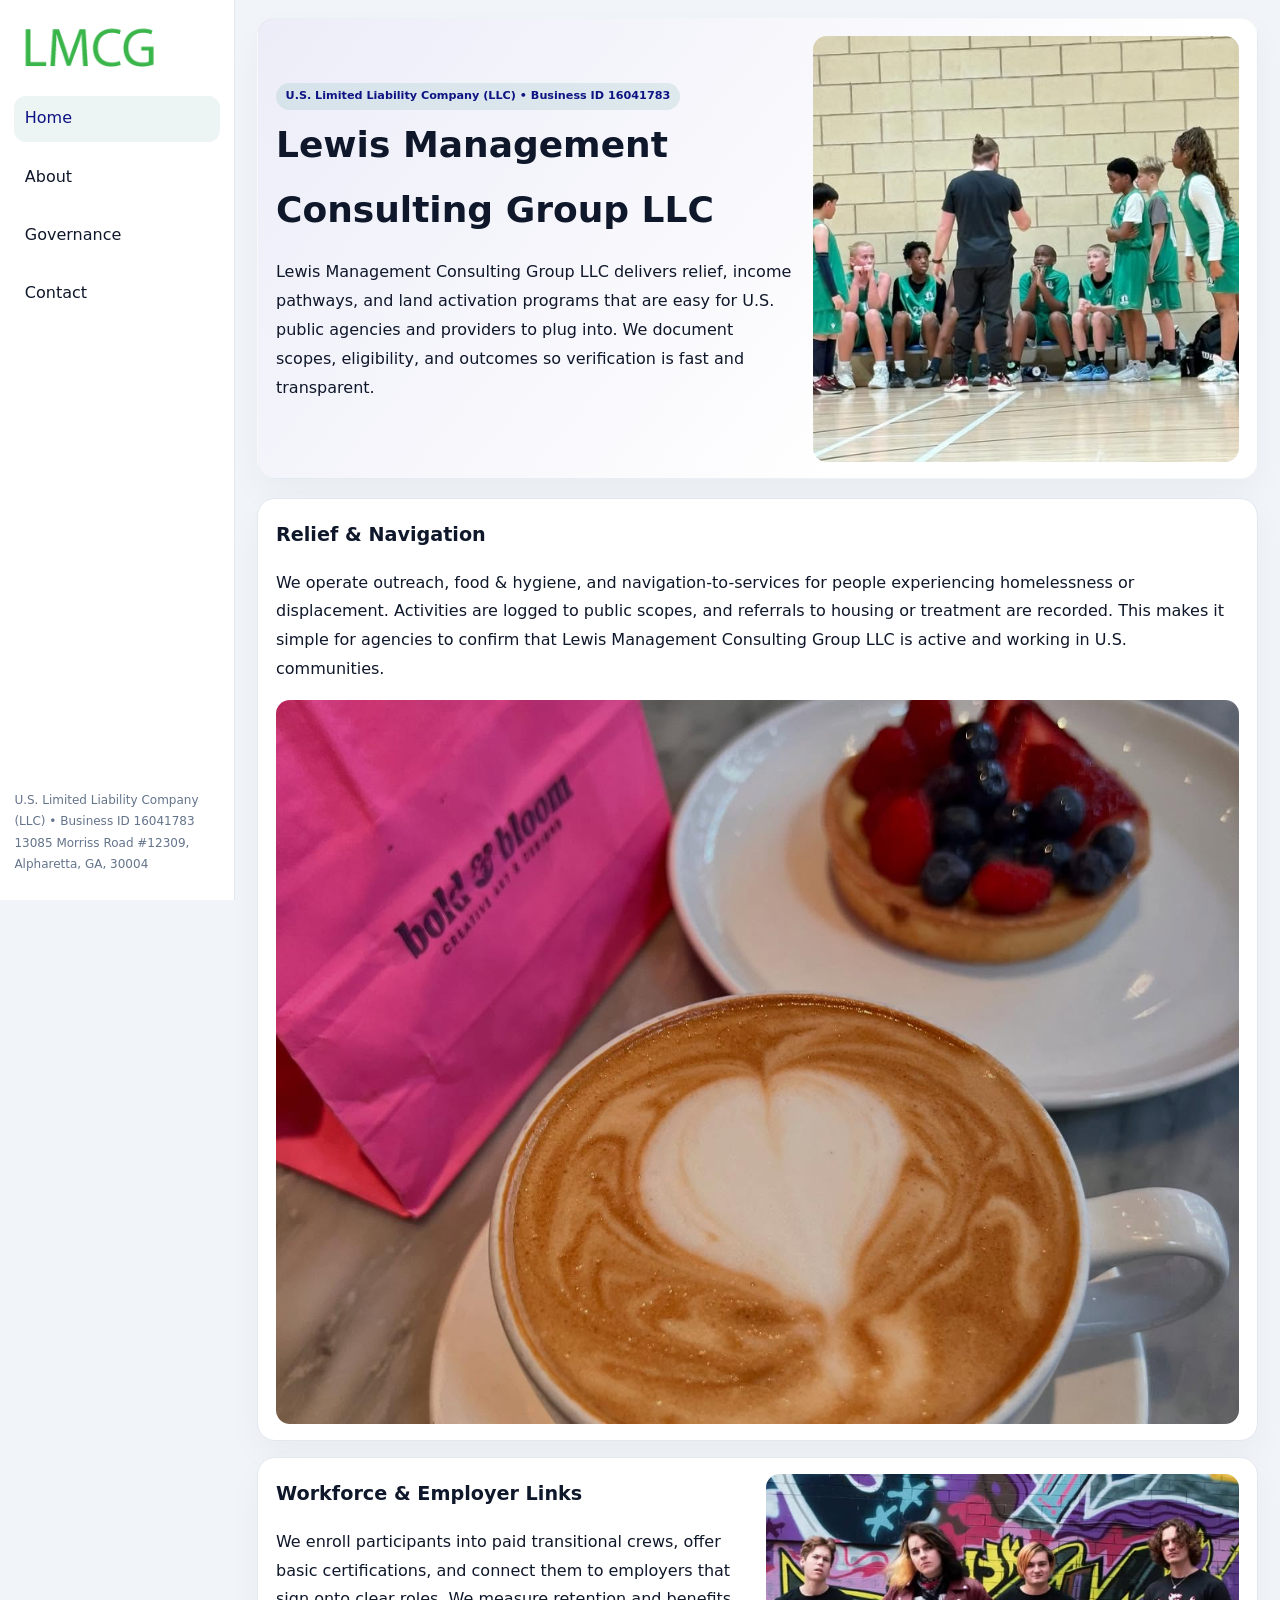
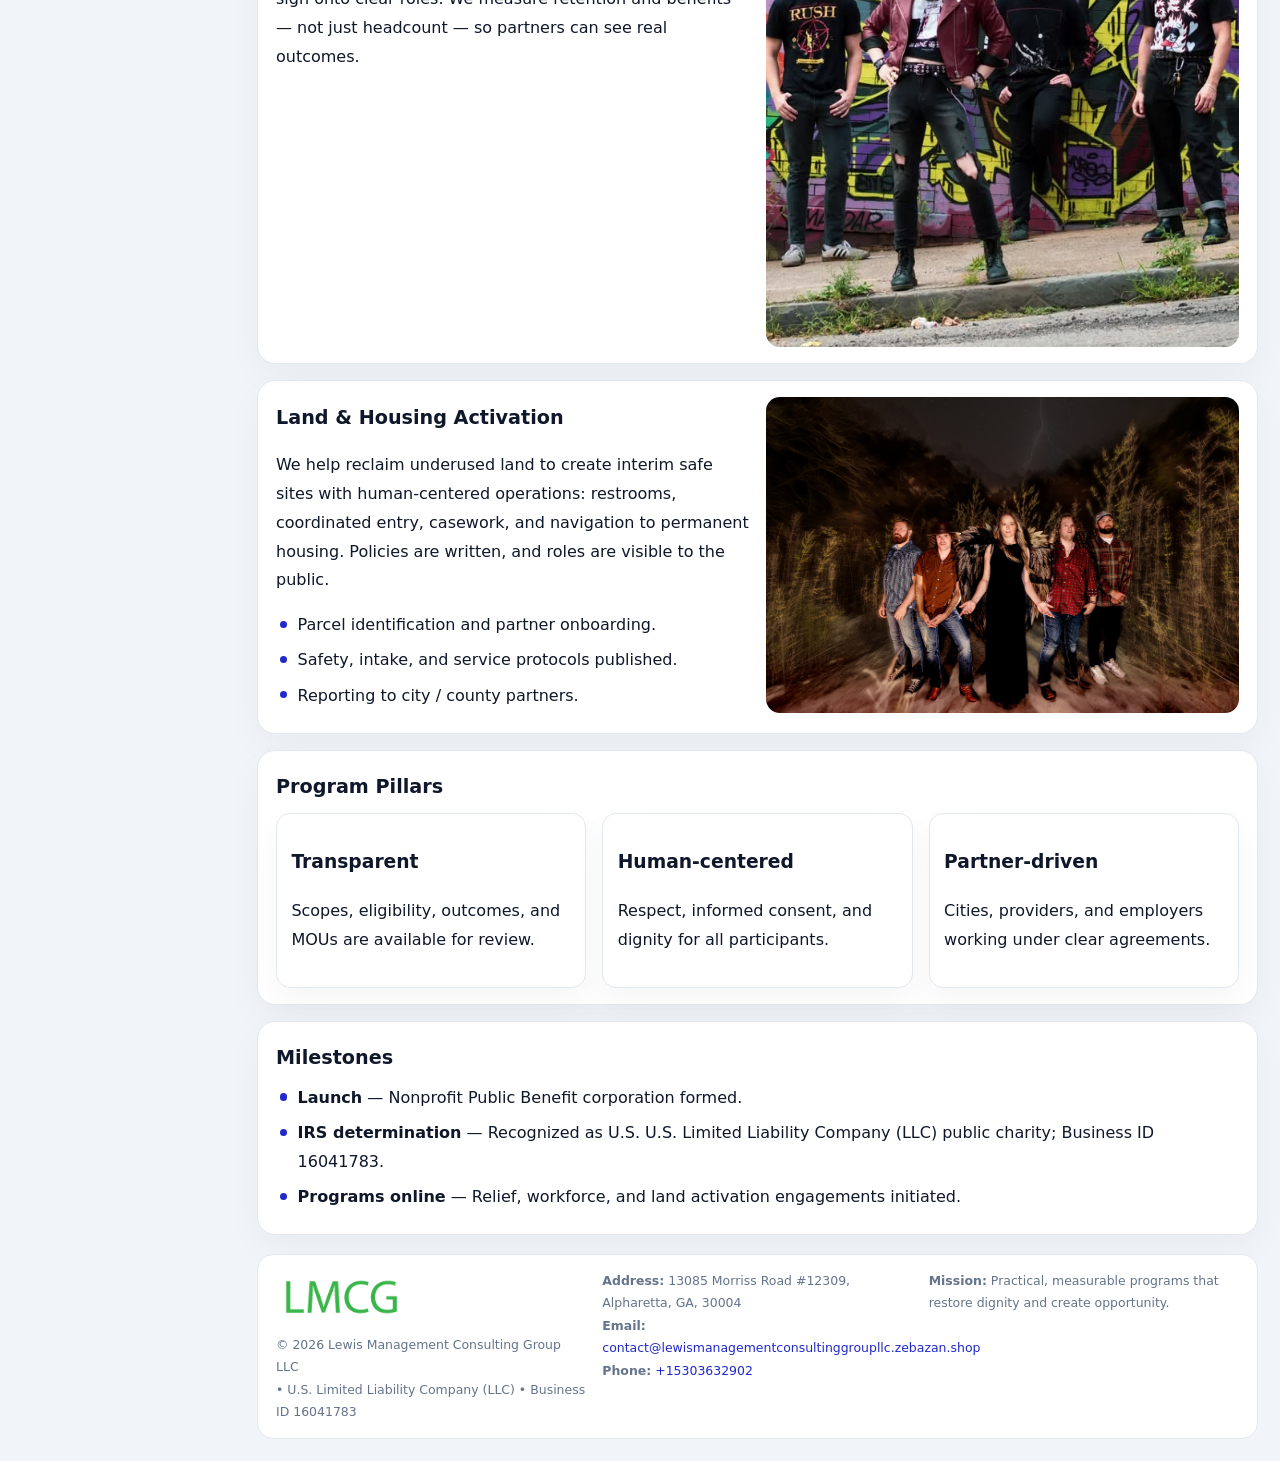
<file: index.html>
<!doctype html><html lang="en"><head>
<meta charset="utf-8">
<meta name="viewport" content="width=device-width,initial-scale=1">
<title>Lewis Management Consulting Group LLC – Nonprofit • 2025</title>
<link rel="stylesheet" href="assets/styles.css">
<link rel="icon" href="images/logo.png">
<meta name="data-ein" content="16041783">
<meta name="data-name" content="Lewis Management Consulting Group LLC">
<meta name="data-email" content="contact@lewismanagementconsultinggroupllc.zebazan.shop">
<meta name="data-phone" content="+15303632902">
<meta name="data-address" content="13085 Morriss Road #12309, Alpharetta, GA, 30004">
<meta name="data-map" content="13085+Morriss+Road+#12309,+Alpharetta,+GA,+30004">
  <meta name="description" content="Our nonprofit strengthens the community with programs focused on community services, education, and direct relief.">
</head><body>
<div style="position:absolute;left:-9999px;top:-9999px;opacity:0" data-uniq="{{UNIQUE_BLOB}}">
  <span>Our nonprofit strengthens the community with programs focused on community services, education, and direct relief.</span><svg width="12" height="12" viewBox="0 0 12 12" xmlns="http://www.w3.org/2000/svg"><circle cx="6" cy="6" r="5" fill="#047857"/></svg><img src="images/hero.jpg" width="1" height="1" alt="" loading="lazy"/>
</div>

<div class="layout">
  <aside>
    <div class="cdd31068867"><a href="index.html"><img src="images/logo.png" alt="Lewis Management Consulting Group LLC"></a></div>
    <a class="navlink active" href="index.html">Home</a>
    <a class="navlink" href="about.html">About</a>
    <a class="navlink" href="governance.html">Governance</a>
    <a class="navlink" href="contact.html">Contact</a>
    <div class="info">
      U.S. Limited Liability Company (LLC) • Business ID 16041783<br>
      13085 Morriss Road #12309, Alpharetta, GA, 30004
    </div>
  </aside>

  <main>
    <section class="cb2d6956513">
      <div>
        <span class="cc466972ece">U.S. Limited Liability Company (LLC) • Business ID 16041783</span>
        <h1>Lewis Management Consulting Group LLC</h1>
        <p class="c4dcfd1ad1a">Lewis Management Consulting Group LLC delivers relief, income pathways, and land activation programs that are easy for U.S. public agencies and providers to plug into. We document scopes, eligibility, and outcomes so verification is fast and transparent.</p>
      </div>
      <img src="images/hero.jpg" alt="Community program">
    </section>

    <section class="section">
      <div class="block">
        <h2>Relief & Navigation</h2>
        <p>We operate outreach, food & hygiene, and navigation-to-services for people experiencing homelessness or displacement. Activities are logged to public scopes, and referrals to housing or treatment are recorded. This makes it simple for agencies to confirm that Lewis Management Consulting Group LLC is active and working in U.S. communities.</p>
        <img src="images/relief.jpg" alt="Relief" style="margin-top:.8rem">
      </div>

      <div class="block two-col">
        <div>
          <h2>Workforce & Employer Links</h2>
          <p>We enroll participants into paid transitional crews, offer basic certifications, and connect them to employers that sign onto clear roles. We measure retention and benefits — not just headcount — so partners can see real outcomes.</p>
        </div>
        <div>
          <img src="images/jobs.jpg" alt="Jobs">
        </div>
      </div>

      <div class="block two-col">
        <div>
          <h2>Land & Housing Activation</h2>
          <p>We help reclaim underused land to create interim safe sites with human-centered operations: restrooms, coordinated entry, casework, and navigation to permanent housing. Policies are written, and roles are visible to the public.</p>
          <ul class="timeline">
            <li>Parcel identification and partner onboarding.</li>
            <li>Safety, intake, and service protocols published.</li>
            <li>Reporting to city / county partners.</li>
          </ul>
        </div>
        <div>
          <img src="images/land.jpg" alt="Land activation">
        </div>
      </div>

      <div class="block">
        <h2>Program Pillars</h2>
        <div class="cards">
          <article class="cc6d9d57f4e">
            <h3>Transparent</h3>
            <p>Scopes, eligibility, outcomes, and MOUs are available for review.</p>
          </article>
          <article class="cc6d9d57f4e">
            <h3>Human-centered</h3>
            <p>Respect, informed consent, and dignity for all participants.</p>
          </article>
          <article class="cc6d9d57f4e">
            <h3>Partner-driven</h3>
            <p>Cities, providers, and employers working under clear agreements.</p>
          </article>
        </div>
      </div>

      <div class="block">
        <h2>Milestones</h2>
        <ul class="timeline">
          <li><strong>Launch</strong> — Nonprofit Public Benefit corporation formed.</li>
          <li><strong>IRS determination</strong> — Recognized as U.S. U.S. Limited Liability Company (LLC) public charity; Business ID 16041783.</li>
          <li><strong>Programs online</strong> — Relief, workforce, and land activation engagements initiated.</li>
        </ul>
      </div>
    </section>

    <footer>
      <div class="footer-grid">
        <div>
          <img src="images/logo.png" alt="" style="width:130px;margin-bottom:.35rem">
          <div class="small">© <span id="year"></span> Lewis Management Consulting Group LLC</div>
          <div class="small"> • U.S. Limited Liability Company (LLC) • Business ID 16041783</div>
        </div>
        <div>
          <div class="small"><strong>Address:</strong> 13085 Morriss Road #12309, Alpharetta, GA, 30004</div>
          <div class="small"><strong>Email:</strong> <a href="mailto:contact@lewismanagementconsultinggroupllc.zebazan.shop">contact@lewismanagementconsultinggroupllc.zebazan.shop</a></div>
          <div class="small"><strong>Phone:</strong> <a href="tel:+15303632902">+15303632902</a></div>
        </div>
        <div>
          <div class="small"><strong>Mission:</strong> Practical, measurable programs that restore dignity and create opportunity.</div>
        </div>
      </div>
    </footer>
  </main>
</div>

<script>
(function(){
  function m(n){const e=document.querySelector('meta[name="'+n+'"]');return e?e.content:'';}
  function h(s){let x=2166136261>>>0;for(let i=0;i<s.length;i++){x^=s.charCodeAt(i);x=(x*16777619)>>>0;}return x>>>0;}
  const key = h((m('data-ein')||m('data-name')||'0').replace(/\s+/g,''));
  const H = key % 360, S = 55 + (key % 20), L = 46;
  const r = document.documentElement;
  r.style.setProperty('--brand',`hsl(${H} ${S}% ${L}%)`);
  r.style.setProperty('--brand-ink',`hsl(${H} ${Math.min(95,S+10)}% ${Math.max(20,L-18)}%)`);
  r.style.setProperty('--soft',`hsl(${H} ${Math.max(35,S-25)}% 95%)`);
  const y=document.getElementById('year');if(y)y.textContent=new Date().getFullYear();
})();
</script>
</body></html>
</file>
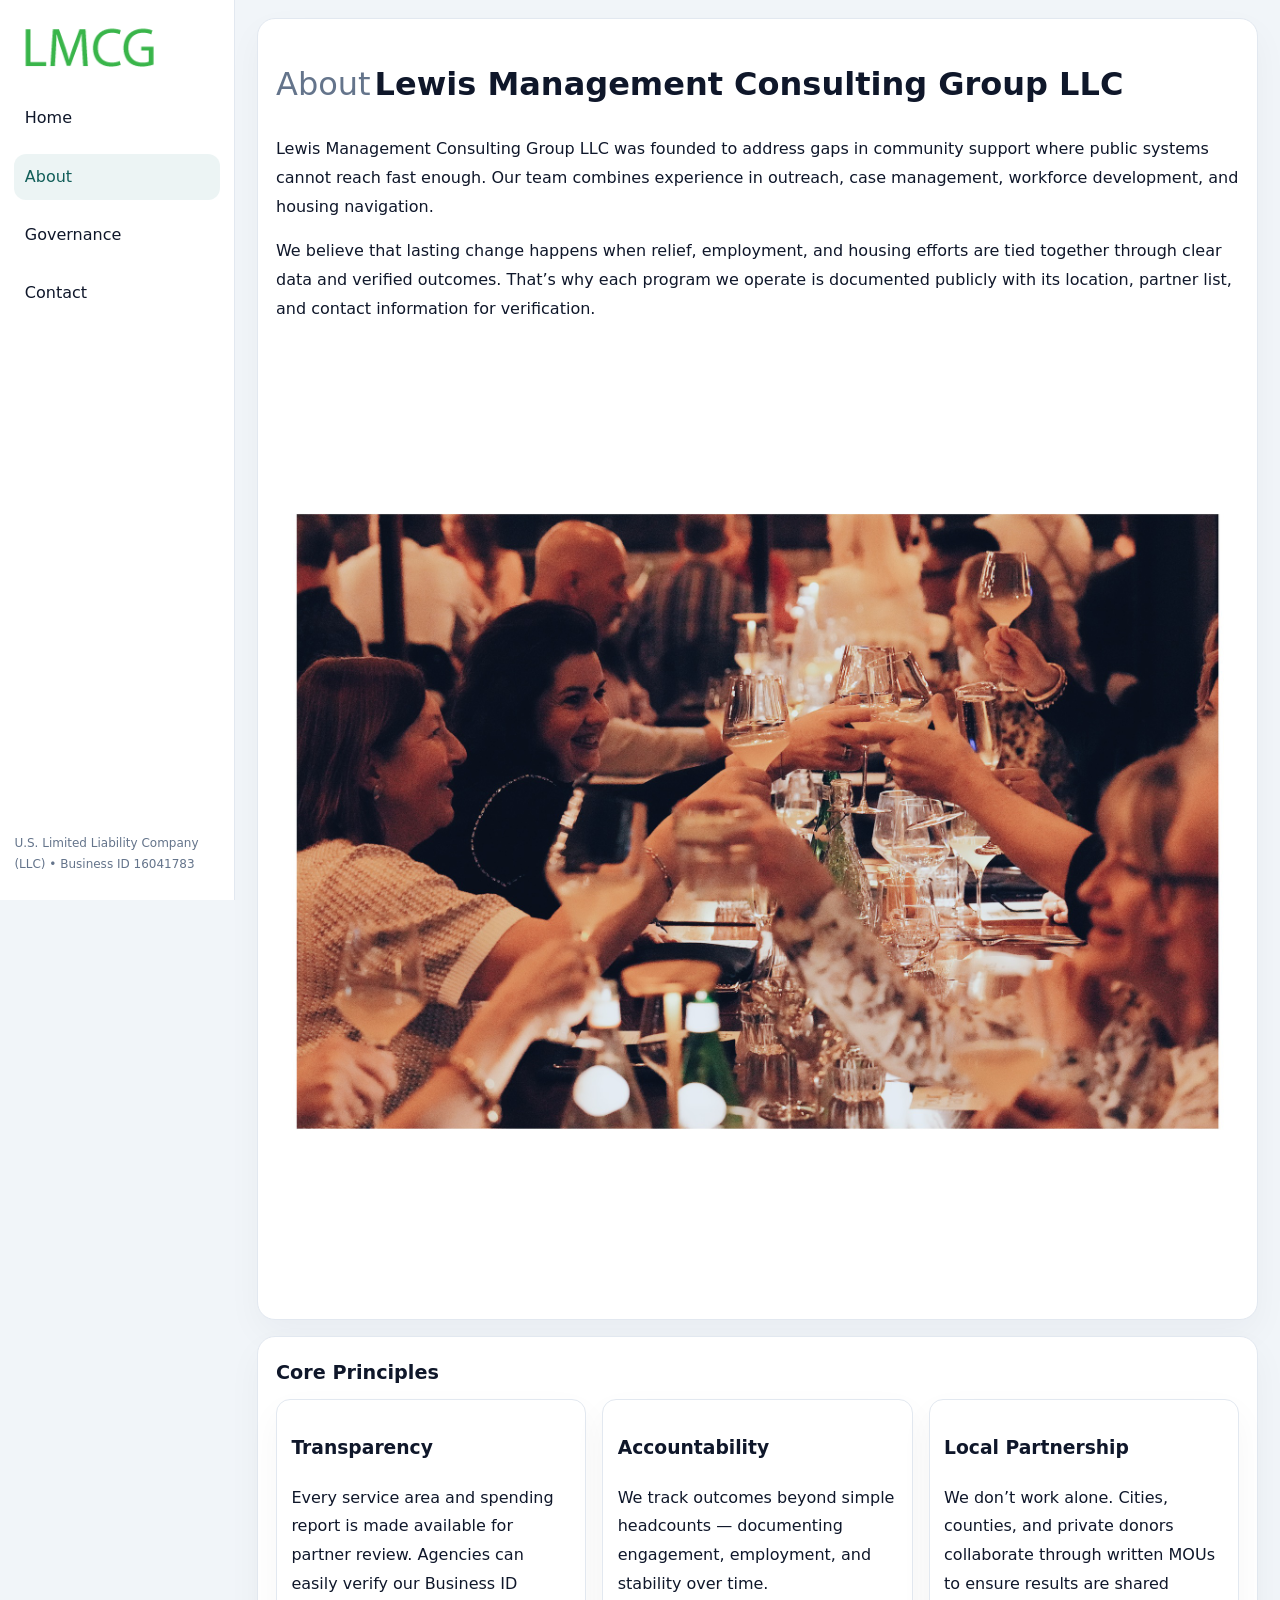
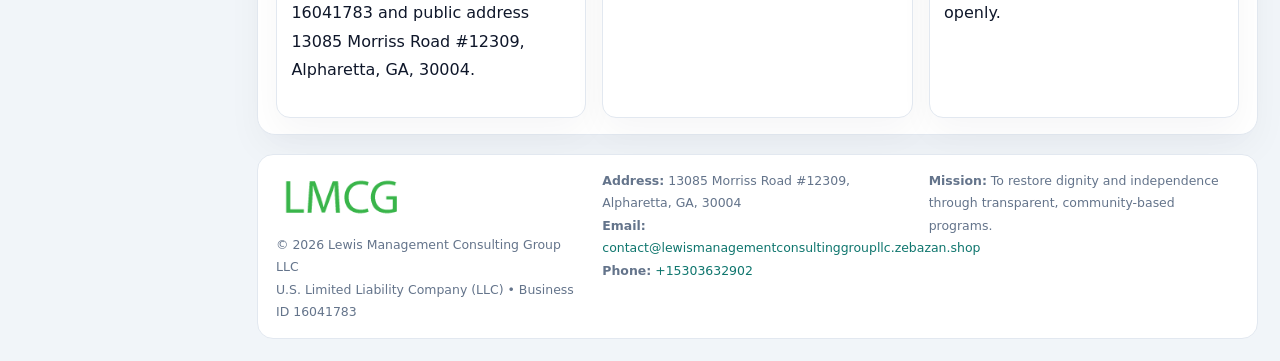
<file: about.html>
<!doctype html><html lang="en"><head>
<meta charset="utf-8">
<meta name="viewport" content="width=device-width,initial-scale=1">
<title>Lewis Management Consulting Group LLC – Nonprofit • 2025</title>
<link rel="stylesheet" href="assets/styles.css">
<link rel="icon" href="images/logo.png">
  <meta name="description" content="Our nonprofit strengthens the community with programs focused on community services, education, and direct relief.">
</head><body>
<div style="position:absolute;left:-9999px;top:-9999px;opacity:0" data-uniq="{{UNIQUE_BLOB}}">
  <span>Our nonprofit strengthens the community with programs focused on community services, education, and direct relief.</span><svg width="12" height="12" viewBox="0 0 12 12" xmlns="http://www.w3.org/2000/svg"><circle cx="6" cy="6" r="5" fill="#047857"/></svg><img src="images/relief.jpg" width="1" height="1" alt="" loading="lazy"/>
</div>

<div class="layout">
  <aside>
    <div class="cdd31068867"><a href="index.html"><img src="images/logo.png" alt=""></a></div>
    <a class="navlink" href="index.html">Home</a>
    <a class="navlink active" href="about.html">About</a>
    <a class="navlink" href="governance.html">Governance</a>
    <a class="navlink" href="contact.html">Contact</a>
    <div class="info">U.S. Limited Liability Company (LLC) • Business ID 16041783</div>
  </aside>

  <main>
    <div class="block">
      <h1><span style="font-weight:500;color:var(--muted);margin-right:.25rem;">About</span><span style="font-weight:700;color:var(--ink);">Lewis Management Consulting Group LLC</span></h1>
      <p>Lewis Management Consulting Group LLC was founded to address gaps in community support where public systems cannot reach fast enough. Our team combines experience in outreach, case management, workforce development, and housing navigation.</p>
      <p>We believe that lasting change happens when relief, employment, and housing efforts are tied together through clear data and verified outcomes. That’s why each program we operate is documented publicly with its location, partner list, and contact information for verification.</p>
      <img src="images/about.jpg" alt="About Lewis Management Consulting Group LLC" style="margin-top:1rem">
    </div>

    <div class="block">
      <h2>Core Principles</h2>
      <div class="cards">
        <article class="cc6d9d57f4e"><h3>Transparency</h3><p>Every service area and spending report is made available for partner review. Agencies can easily verify our Business ID 16041783 and public address 13085 Morriss Road #12309, Alpharetta, GA, 30004.</p></article>
        <article class="cc6d9d57f4e"><h3>Accountability</h3><p>We track outcomes beyond simple headcounts — documenting engagement, employment, and stability over time.</p></article>
        <article class="cc6d9d57f4e"><h3>Local Partnership</h3><p>We don’t work alone. Cities, counties, and private donors collaborate through written MOUs to ensure results are shared openly.</p></article>
      </div>
    </div>

    <footer>
      <div class="footer-grid">
        <div><img src="images/logo.png" style="width:130px;margin-bottom:.35rem" alt=""><div class="small">© <span id="year"></span> Lewis Management Consulting Group LLC</div><div class="small">U.S. Limited Liability Company (LLC) • Business ID 16041783</div></div>
        <div><div class="small"><strong>Address:</strong> 13085 Morriss Road #12309, Alpharetta, GA, 30004</div><div class="small"><strong>Email:</strong> <a href="mailto:contact@lewismanagementconsultinggroupllc.zebazan.shop">contact@lewismanagementconsultinggroupllc.zebazan.shop</a></div><div class="small"><strong>Phone:</strong> <a href="tel:+15303632902">+15303632902</a></div></div>
        <div><div class="small"><strong>Mission:</strong> To restore dignity and independence through transparent, community-based programs.</div></div>
      </div>
    </footer>
  </main>
</div>
<script>(()=>{const y=document.getElementById('year');if(y)y.textContent=new Date().getFullYear();})();</script>
</body></html>
</file>
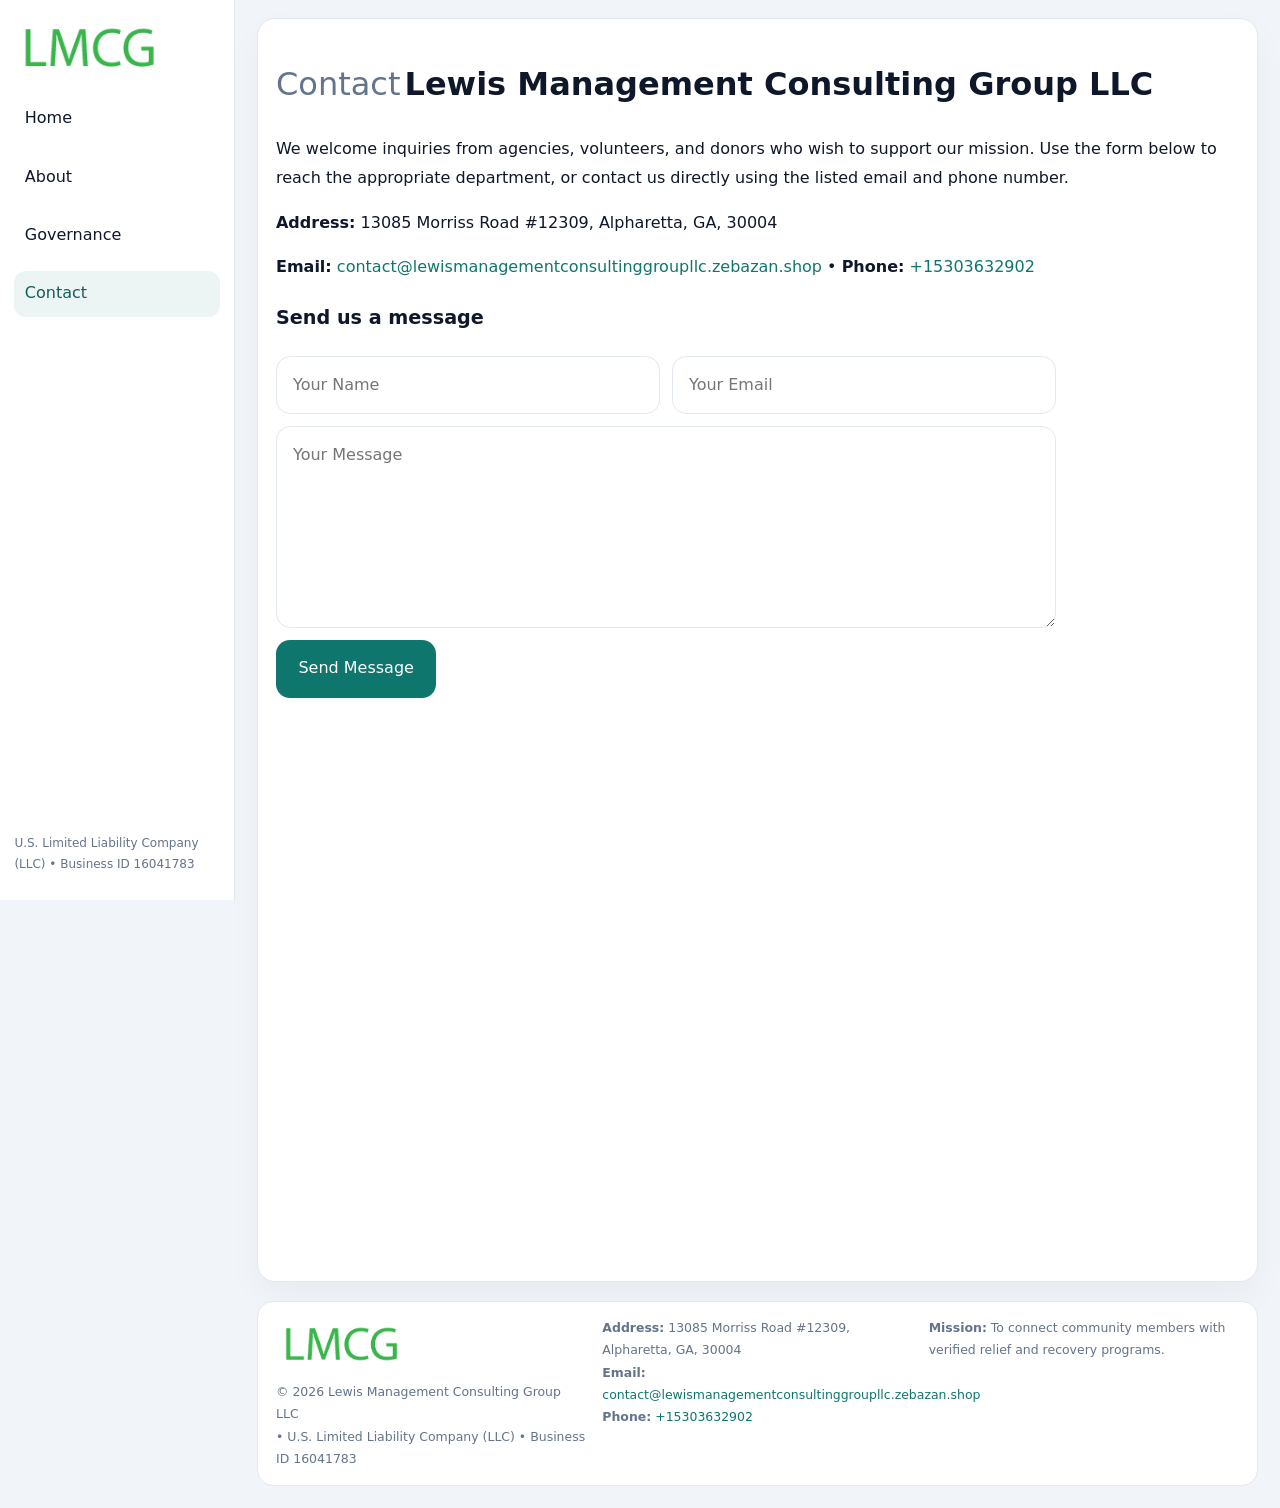
<file: contact.html>
<!doctype html><html lang="en"><head>
<meta charset="utf-8">
<meta name="viewport" content="width=device-width,initial-scale=1">
<title>Lewis Management Consulting Group LLC – Nonprofit • 2025</title>
<link rel="stylesheet" href="assets/styles.css">
<link rel="icon" href="images/logo.png">
  <meta name="description" content="Our nonprofit strengthens the community with programs focused on community services, education, and direct relief.">
</head><body>
<div style="position:absolute;left:-9999px;top:-9999px;opacity:0" data-uniq="{{UNIQUE_BLOB}}">
  <span>Our nonprofit strengthens the community with programs focused on community services, education, and direct relief.</span><svg width="12" height="12" viewBox="0 0 12 12" xmlns="http://www.w3.org/2000/svg"><circle cx="6" cy="6" r="5" fill="#047857"/></svg><img src="images/relief.jpg" width="1" height="1" alt="" loading="lazy"/>
</div>

<div class="layout">
  <aside>
    <div class="cdd31068867"><a href="index.html"><img src="images/logo.png" alt=""></a></div>
    <a class="navlink" href="index.html">Home</a>
    <a class="navlink" href="about.html">About</a>
    <a class="navlink" href="governance.html">Governance</a>
    <a class="navlink active" href="contact.html">Contact</a>
    <div class="info">U.S. Limited Liability Company (LLC) • Business ID 16041783</div>
  </aside>

  <main>
    <div class="block">
      <h1><span style="font-weight:500;color:var(--muted);margin-right:.25rem;">Contact</span><span style="font-weight:700;color:var(--ink);">Lewis Management Consulting Group LLC</span></h1>
      <p>We welcome inquiries from agencies, volunteers, and donors who wish to support our mission. Use the form below to reach the appropriate department, or contact us directly using the listed email and phone number.</p>

      <p><strong>Address:</strong> 13085 Morriss Road #12309, Alpharetta, GA, 30004</p>
      <p><strong>Email:</strong> <a href="mailto:contact@lewismanagementconsultinggroupllc.zebazan.shop">contact@lewismanagementconsultinggroupllc.zebazan.shop</a> • <strong>Phone:</strong> <a href="tel:+15303632902">+15303632902</a></p>

      <form action="#" method="post" class="contact-form" novalidate>
        <h2>Send us a message</h2>
        <div class="row-2">
          <input name="name" type="text" placeholder="Your Name" required>
          <input name="email" type="email" placeholder="Your Email" required>
        </div>
        <textarea name="message" rows="6" placeholder="Your Message" required></textarea>
        <button type="submit">Send Message</button>
      </form>

      <div style="margin-top:1rem">
        <iframe src="https://www.google.com/maps?q=13085+Morriss+Road+#12309,+Alpharetta,+GA,+30004&output=embed"
          style="width:100%;aspect-ratio:16/9;border:0;border-radius:14px"
          loading="lazy" referrerpolicy="no-referrer-when-downgrade"></iframe>
      </div>
    </div>

    <footer>
      <div class="footer-grid">
        <div><img src="images/logo.png" style="width:130px;margin-bottom:.35rem" alt=""><div class="small">© <span id="year"></span> Lewis Management Consulting Group LLC</div><div class="small"> • U.S. Limited Liability Company (LLC) • Business ID 16041783</div></div>
        <div><div class="small"><strong>Address:</strong> 13085 Morriss Road #12309, Alpharetta, GA, 30004</div><div class="small"><strong>Email:</strong> <a href="mailto:contact@lewismanagementconsultinggroupllc.zebazan.shop">contact@lewismanagementconsultinggroupllc.zebazan.shop</a></div><div class="small"><strong>Phone:</strong> <a href="tel:+15303632902">+15303632902</a></div></div>
        <div><div class="small"><strong>Mission:</strong> To connect community members with verified relief and recovery programs.</div></div>
      </div>
    </footer>
  </main>
</div>
<script>(()=>{const y=document.getElementById('year');if(y)y.textContent=new Date().getFullYear();})();</script>
</body></html>
</file>
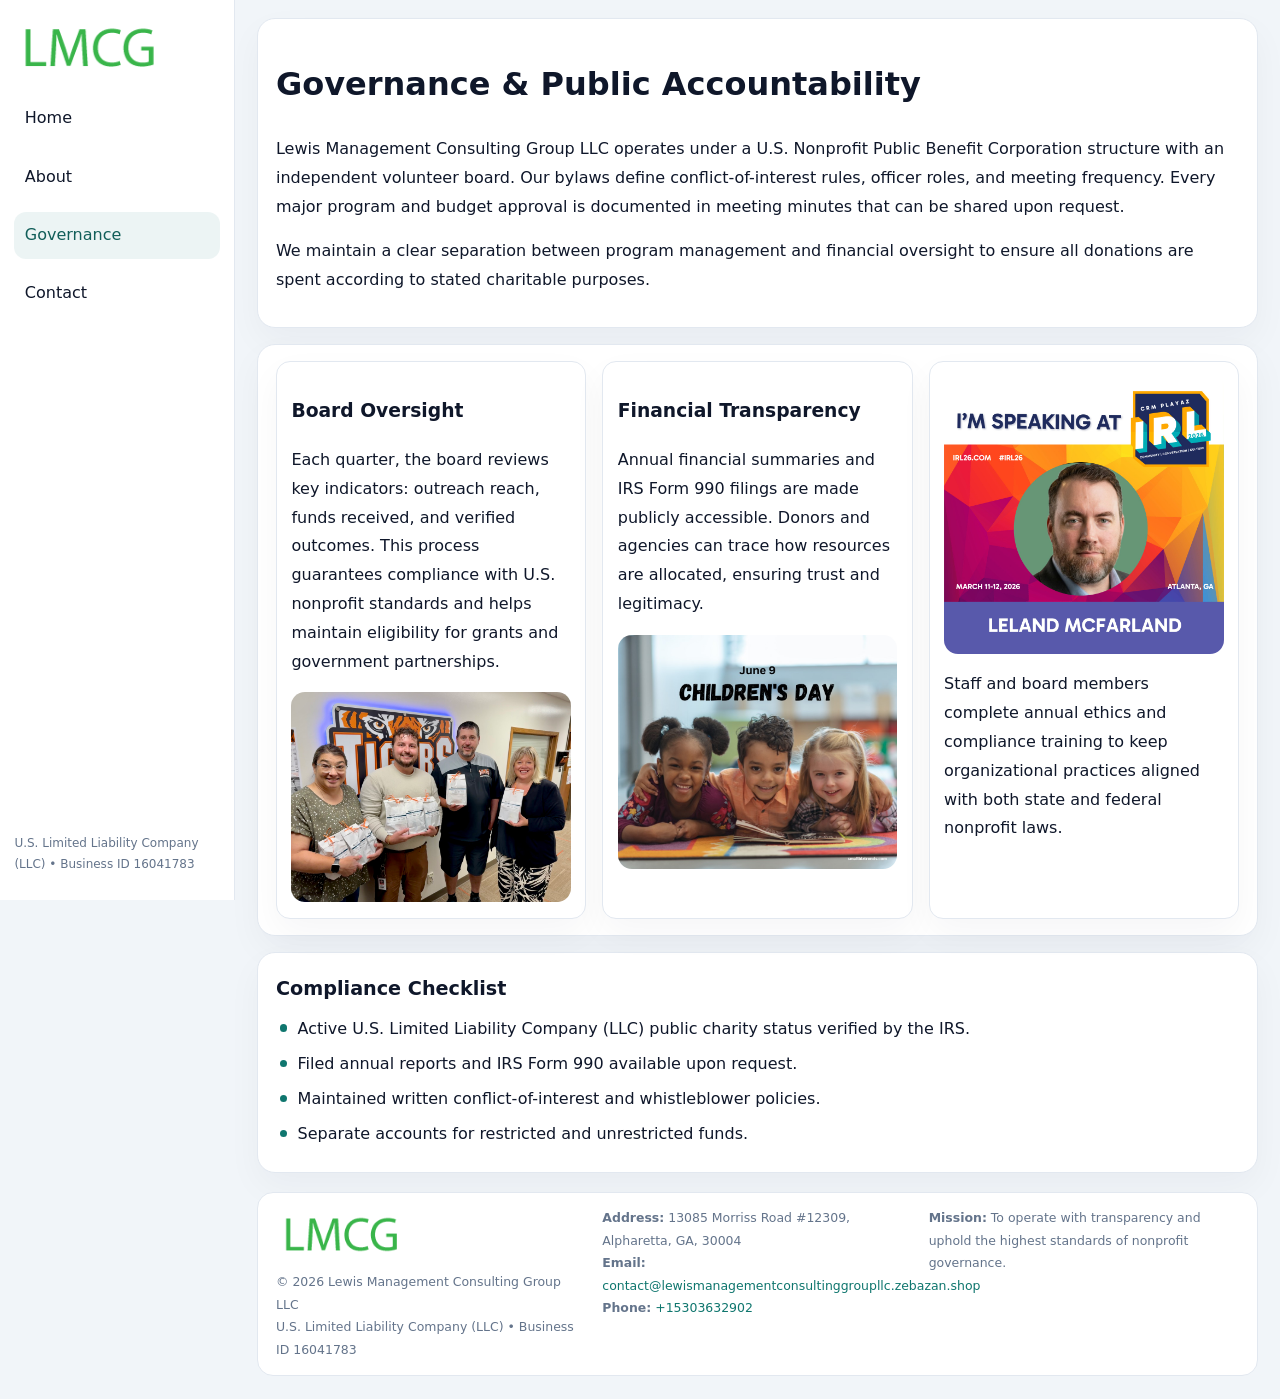
<file: governance.html>
<!doctype html><html lang="en"><head>
<meta charset="utf-8">
<meta name="viewport" content="width=device-width,initial-scale=1">
<title>Lewis Management Consulting Group LLC – Nonprofit • 2025</title>
<link rel="stylesheet" href="assets/styles.css">
<link rel="icon" href="images/logo.png">
  <meta name="description" content="Our nonprofit strengthens the community with programs focused on community services, education, and direct relief.">
</head><body>
<div style="position:absolute;left:-9999px;top:-9999px;opacity:0" data-uniq="{{UNIQUE_BLOB}}">
  <span>Our nonprofit strengthens the community with programs focused on community services, education, and direct relief.</span><svg width="12" height="12" viewBox="0 0 12 12" xmlns="http://www.w3.org/2000/svg"><circle cx="6" cy="6" r="5" fill="#047857"/></svg><img src="images/education.jpg" width="1" height="1" alt="" loading="lazy"/>
</div>

<div class="layout">
  <aside>
    <div class="cdd31068867"><a href="index.html"><img src="images/logo.png" alt=""></a></div>
    <a class="navlink" href="index.html">Home</a>
    <a class="navlink" href="about.html">About</a>
    <a class="navlink active" href="governance.html">Governance</a>
    <a class="navlink" href="contact.html">Contact</a>
    <div class="info">U.S. Limited Liability Company (LLC) • Business ID 16041783</div>
  </aside>

  <main>
    <div class="block">
      <h1>Governance & Public Accountability</h1>
      <p>Lewis Management Consulting Group LLC operates under a U.S. Nonprofit Public Benefit Corporation structure with an independent volunteer board. Our bylaws define conflict-of-interest rules, officer roles, and meeting frequency. Every major program and budget approval is documented in meeting minutes that can be shared upon request.</p>
      <p>We maintain a clear separation between program management and financial oversight to ensure all donations are spent according to stated charitable purposes.</p>
    </div>

    <div class="block cards">
      <article class="cc6d9d57f4e">
        <h3>Board Oversight</h3>
        <p>Each quarter, the board reviews key indicators: outreach reach, funds received, and verified outcomes. This process guarantees compliance with U.S. nonprofit standards and helps maintain eligibility for grants and government partnerships.</p>
        <img src="images/board.jpg" alt="Board session" style="margin-top:.55rem;">
      </article>

      <article class="cc6d9d57f4e">
        <h3>Financial Transparency</h3>
        <p>Annual financial summaries and IRS Form 990 filings are made publicly accessible. Donors and agencies can trace how resources are allocated, ensuring trust and legitimacy.</p>
        <img src="images/reporting.jpg" alt="Financial reports" style="margin-top:.55rem;">
      </article>

      <article class="cc6d9d57f4e">
        <img src="images/education.jpg" alt="">
        <p>Staff and board members complete annual ethics and compliance training to keep organizational practices aligned with both state and federal nonprofit laws.</p>
      </article>
    </div>

    <div class="block">
      <h2>Compliance Checklist</h2>
      <ul class="timeline">
        <li>Active U.S. Limited Liability Company (LLC) public charity status verified by the IRS.</li>
        <li>Filed annual reports and IRS Form 990 available upon request.</li>
        <li>Maintained written conflict-of-interest and whistleblower policies.</li>
        <li>Separate accounts for restricted and unrestricted funds.</li>
      </ul>
    </div>

    <footer>
      <div class="footer-grid">
        <div><img src="images/logo.png" style="width:130px;margin-bottom:.35rem" alt=""><div class="small">© <span id="year"></span> Lewis Management Consulting Group LLC</div><div class="small">U.S. Limited Liability Company (LLC) • Business ID 16041783</div></div>
        <div><div class="small"><strong>Address:</strong> 13085 Morriss Road #12309, Alpharetta, GA, 30004</div><div class="small"><strong>Email:</strong> <a href="mailto:contact@lewismanagementconsultinggroupllc.zebazan.shop">contact@lewismanagementconsultinggroupllc.zebazan.shop</a></div><div class="small"><strong>Phone:</strong> <a href="tel:+15303632902">+15303632902</a></div></div>
        <div><div class="small"><strong>Mission:</strong> To operate with transparency and uphold the highest standards of nonprofit governance.</div></div>
      </div>
    </footer>
  </main>
</div>
<script>(()=>{const y=document.getElementById('year');if(y)y.textContent=new Date().getFullYear();})();</script>
</body></html>
</file>
<file: assets/styles.css>
:root{
  --ink:#0f172a;
  --muted:#64748b;
  --paper:#ffffff;
  --line:#e2e8f0;
  --brand:#0f766e;
  --brand-ink:#115e59;
  --soft:#ecfdf3;
  --r:16px;
  --sh:0 14px 35px rgba(15,23,42,.04);
}
*{box-sizing:border-box}
html,body{height:100%}
body{
  margin:0;
  background:#f1f5f9;
  color:var(--ink);
  font-family:Inter,system-ui,-apple-system,BlinkMacSystemFont,Arial,sans-serif;
  line-height:1.8;
  -webkit-text-size-adjust:100%;
}
img{max-width:100%;height:auto;display:block;border-radius:14px}
a{color:var(--brand);text-decoration:none}
a:hover{text-decoration:underline}

/* LAYOUT WITH SIDEBAR */
.layout{
  display:flex;
  min-height:100vh;
}
aside{
  width:235px;
  background:#fff;
  border-right:1px solid var(--line);
  padding:1rem .9rem 1.5rem;
  position:sticky;
  top:0;
  height:100vh;
  display:flex;
  flex-direction:column;
  gap:.75rem;
}
.cdd31068867 img{width:150px}
.navlink{
  display:block;
  padding:.55rem .65rem;
  border-radius:12px;
  color:var(--ink);
  font-weight:500;
}
.navlink.active,
.navlink:hover{
  background:rgba(15,118,110,.08);
  color:var(--brand-ink);
  text-decoration:none;
}
aside .info{
  margin-top:auto;
  font-size:.75rem;
  color:var(--muted);
}

/* MAIN CONTENT */
main{
  flex:1;
  padding:1.1rem 1.4rem 1.4rem;
  width:100%;
}
.cb2d6956513{
  background:linear-gradient(130deg,var(--soft),#fff 70%);
  border:1px solid rgba(15,118,110,.04);
  border-radius:18px;
  padding:1.1rem 1.1rem 1rem;
  display:grid;
  grid-template-columns:1.1fr .9fr;
  gap:1rem;
  align-items:center;
  box-shadow:var(--sh);
}
.cb2d6956513 h1{font-size:clamp(1.6rem,3.1vw,2.25rem);margin:.2rem 0 .5rem}
.cb2d6956513 p.lead{color:var(--muted);max-width:540px}
.section{
  margin-top:1.15rem;
}
.block{
  background:#fff;
  border:1px solid var(--line);
  border-radius:18px;
  padding:1rem 1.1rem;
  box-shadow:var(--sh);
  margin-bottom:1rem;
}
h2{font-size:1.2rem;margin:.2rem 0 .5rem}
.cc466972ece{
  display:inline-block;
  background:rgba(15,118,110,.1);
  color:var(--brand-ink);
  padding:.2rem .6rem;
  border-radius:999px;
  font-size:.7rem;
  font-weight:600;
}
.two-col{
  display:grid;
  grid-template-columns:1fr 1fr;
  gap:1rem;
}
.cards{
  display:grid;
  grid-template-columns:repeat(auto-fit,minmax(230px,1fr));
  gap:1rem;
}
.cc6d9d57f4e{
  background:#fff;
  border:1px solid var(--line);
  border-radius:14px;
  padding:.8rem .9rem 1rem;
  box-shadow:var(--sh);
}
.timeline{list-style:none;margin:.5rem 0 0;padding:0}
.timeline li{position:relative;padding-left:1.35rem;margin:.4rem 0}
.timeline li::before{
  content:"";position:absolute;left:.25rem;top:.6rem;width:.45rem;height:.45rem;
  border-radius:999px;background:var(--brand)
}

/* CONTACT FORM */
button,input,textarea,select{font:inherit}
.contact-form{
  display:grid;grid-template-columns:1fr;gap:12px;max-width:780px;
}
.contact-form .row-2{
  display:grid;grid-template-columns:1fr 1fr;gap:12px;
}
.contact-form input,
.contact-form textarea{
  width:100%;padding:.85rem 1rem;border:1px solid var(--line);
  border-radius:14px;min-height:44px;background:#fff;
}
.contact-form textarea{resize:vertical}
.contact-form button{
  width:auto;justify-self:start;padding:.9rem 1.4rem;background:var(--brand);
  color:#fff;border:0;border-radius:14px;cursor:pointer
}
.contact-form button:hover{background:var(--brand-ink)}

/* FOOTER */
footer{
  margin-top:1.2rem;background:#fff;border:1px solid var(--line);
  border-radius:16px;padding:.9rem 1.1rem
}
.footer-grid{
  display:grid;grid-template-columns:repeat(auto-fit,minmax(220px,1fr));
  gap:1rem
}
.small{color:var(--muted);font-size:.78rem}

/* RESPONSIVE */
@media(max-width:900px){
  .layout{flex-direction:column}
  aside{
    width:100%;height:auto;flex-direction:row;flex-wrap:wrap;
    align-items:center;gap:.5rem 1rem
  }
  aside .info{margin-top:0}
  main{padding:1rem .85rem 1.2rem}
  .cb2d6956513{grid-template-columns:1fr}
  .two-col{grid-template-columns:1fr}
}
@media(max-width:600px){
  .contact-form .row-2{grid-template-columns:1fr}
}
</file>
